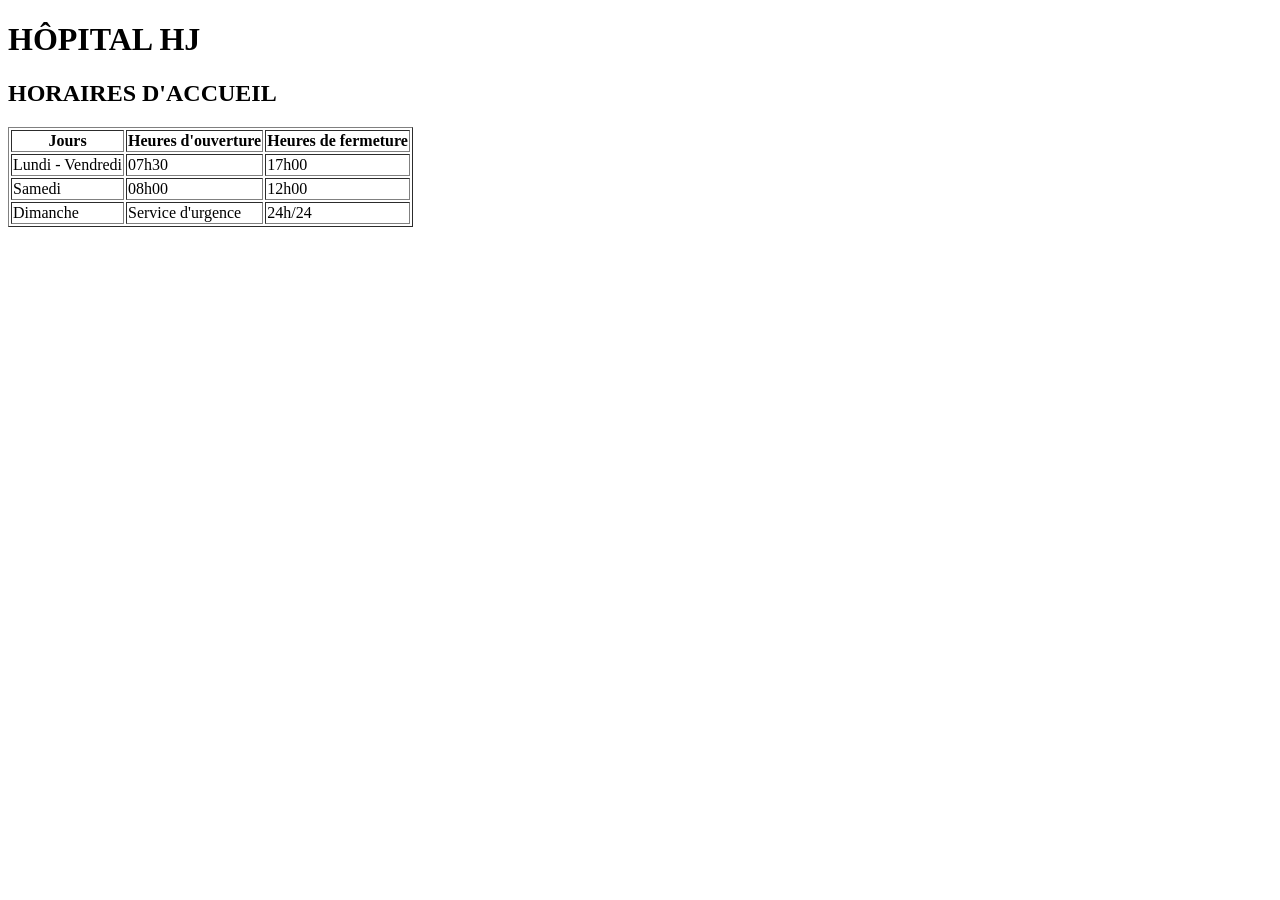
<file: pages/horaires.html>
<!DOCTYPE html>
<html>
<head>
    <meta charset="UTF-8">
    <title>Horaires Hôpital HJ</title>
</head>

<body>

    <h1>HÔPITAL HJ</h1>
    <h2>HORAIRES D'ACCUEIL</h2>

    <table border="1">
        <tr>
            <th>Jours</th>
            <th>Heures d'ouverture</th>
            <th>Heures de fermeture</th>
        </tr>

        <tr>
            <td>Lundi - Vendredi</td>
            <td>07h30</td>
            <td>17h00</td>
        </tr>

        <tr>
            <td>Samedi</td>
            <td>08h00</td>
            <td>12h00</td>
        </tr>

        <tr>
            <td>Dimanche</td>
            <td>Service d'urgence</td>
            <td>24h/24</td>
        </tr>
    </table>

</body>
</html>
</file>
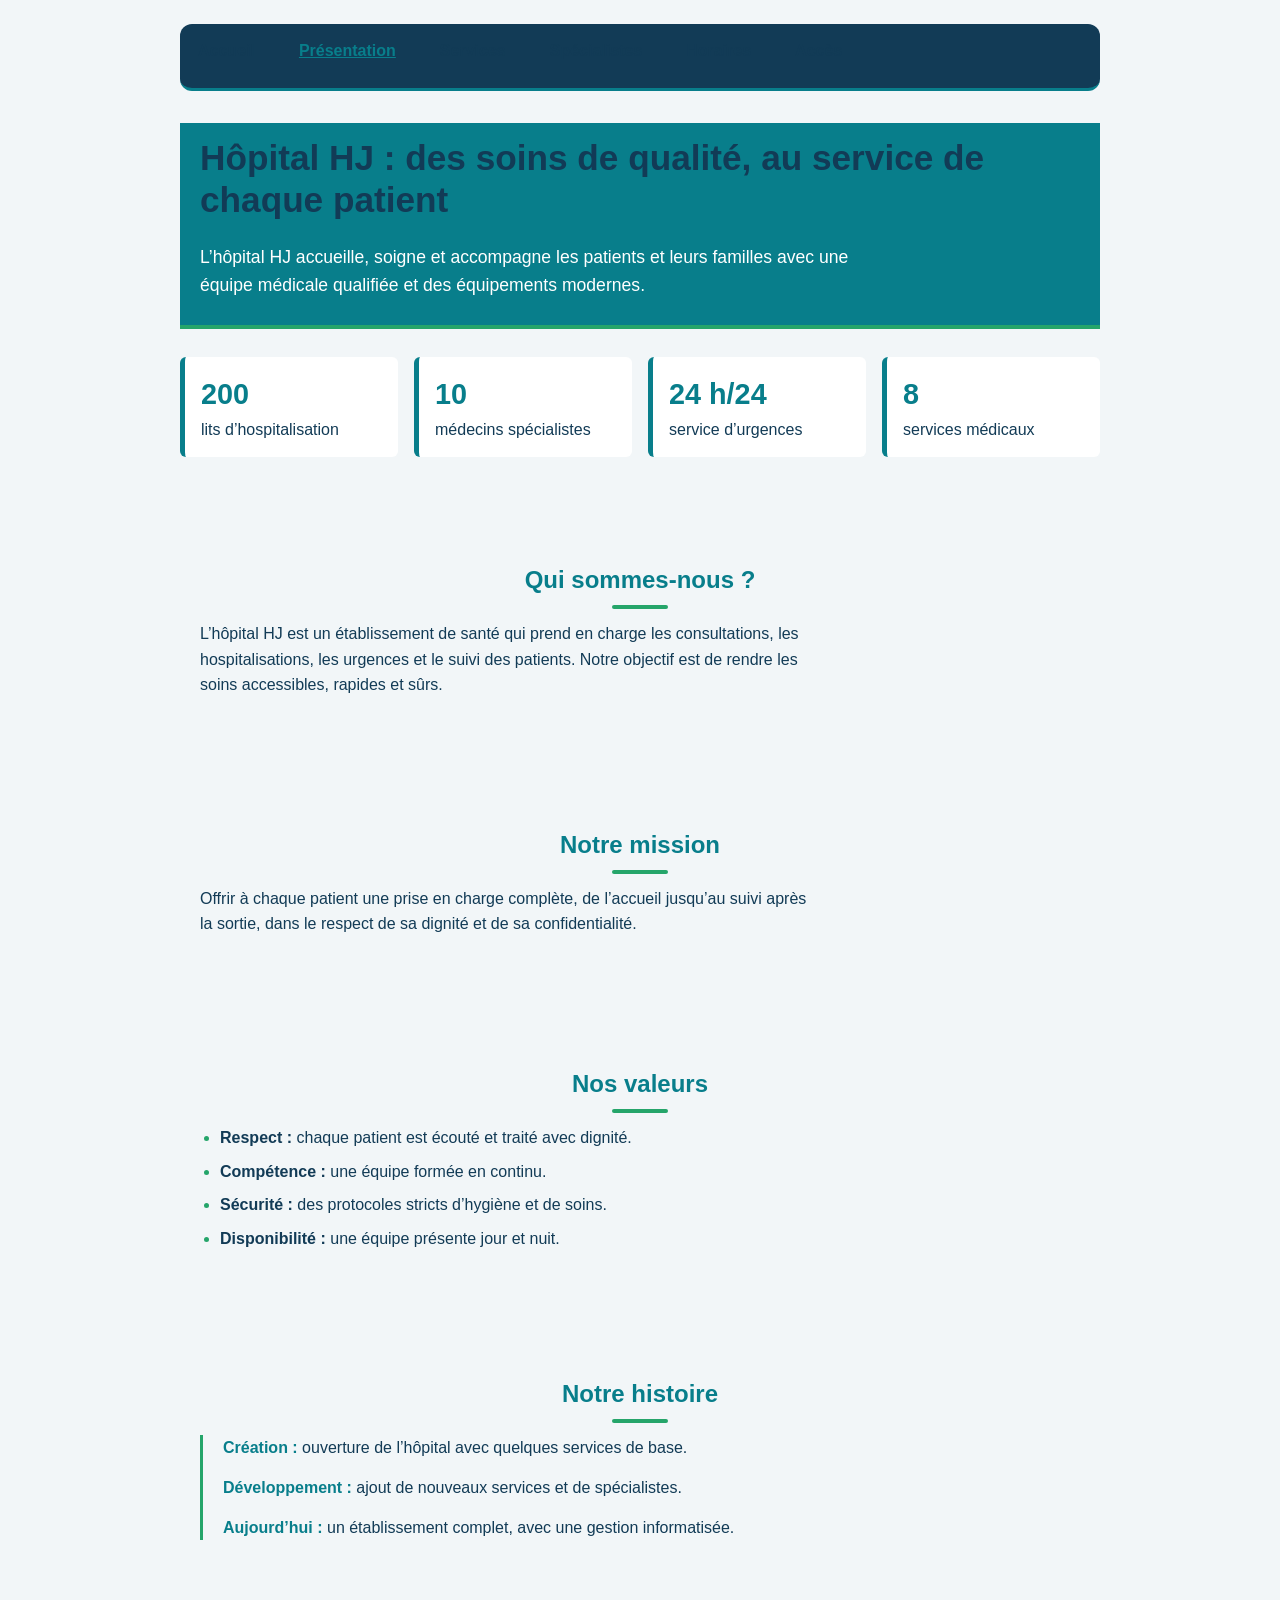
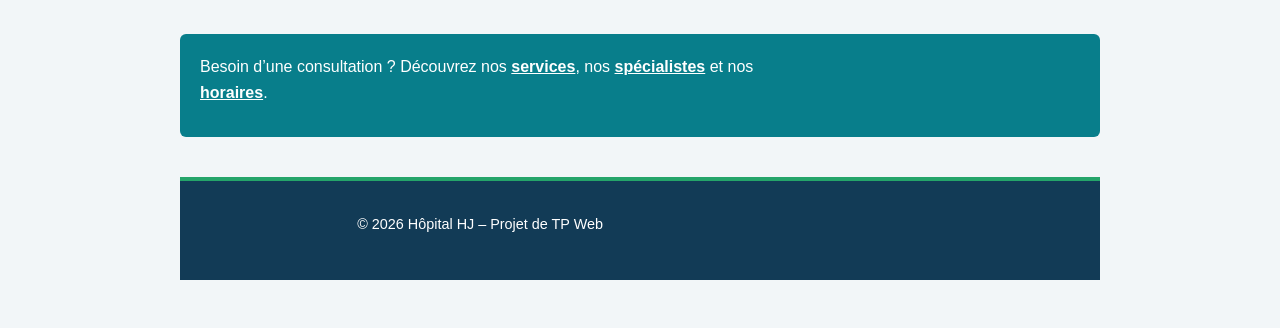
<file: pages/presentation.html>
<!DOCTYPE html>
<html lang="fr">
<head>
  <meta charset="UTF-8">
  <meta name="viewport" content="width=device-width, initial-scale=1.0">
  <title>Présentation – Hôpital HJ</title>

  <!-- Feuille de style commune à toute l'équipe -->
  <link rel="stylesheet" href="../assets/css/style.css">

  <!-- Styles propres à cette page (évite les conflits Git dans style.css) -->
  <style>
    /* Identité visuelle officielle – Hôpital HJ */
    :root {
      --hj-turquoise: #087E8B;   /* couleur principale */
      --hj-bleu: #123B56;        /* couleur secondaire */
      --hj-gris: #F2F6F8;        /* arrière-plan */
      --hj-vert: #25A56A;        /* succès et accents */
    }

    body { background: var(--hj-gris); margin: 0; }

    .pres {
      max-width: 960px;
      margin: 0 auto;
      padding: 24px 20px 48px;
      font-family: "Segoe UI", Roboto, Arial, sans-serif;
      color: var(--hj-bleu);
      line-height: 1.6;
    }

    .pres nav {
      display: flex;
      flex-wrap: wrap;
      gap: 8px 20px;
      padding-bottom: 16px;
      border-bottom: 3px solid var(--hj-turquoise);
      margin-bottom: 32px;
    }
    .pres nav a { color: var(--hj-bleu); text-decoration: none; font-weight: 600; }
    .pres nav a:hover { color: var(--hj-turquoise); text-decoration: underline; }
    .pres nav a[aria-current="page"] { color: var(--hj-turquoise); text-decoration: underline; }

    .pres h1 { font-size: 2.2rem; line-height: 1.2; margin: 0 0 12px; color: var(--hj-bleu); }
    .pres h2 { font-size: 1.5rem; margin: 40px 0 12px; color: var(--hj-turquoise); }
    .pres p  { max-width: 70ch; margin: 0 0 12px; }

    .pres .intro { font-size: 1.1rem; }

    .pres .chiffres {
      display: grid;
      grid-template-columns: repeat(auto-fit, minmax(160px, 1fr));
      gap: 16px;
      margin: 28px 0;
      padding: 0;
      list-style: none;
    }
    .pres .chiffres li {
      background: #fff;
      border-left: 5px solid var(--hj-turquoise);
      border-radius: 6px;
      padding: 14px 16px;
    }
    .pres .chiffres strong { display: block; font-size: 1.8rem; color: var(--hj-turquoise); }

    .pres .valeurs { padding-left: 20px; }
    .pres .valeurs li { margin-bottom: 8px; }
    .pres .valeurs li::marker { color: var(--hj-vert); }

    .pres .historique { border-left: 3px solid var(--hj-vert); padding-left: 20px; margin: 0; list-style: none; }
    .pres .historique li { margin-bottom: 14px; }
    .pres .historique strong { color: var(--hj-turquoise); }

    .pres .appel {
      margin-top: 40px;
      padding: 20px;
      border-radius: 6px;
      background: var(--hj-turquoise);
      color: #fff;
    }
    .pres .appel a { color: #fff; font-weight: 600; }

    .pres footer { margin-top: 40px; font-size: 0.9rem; }

    .pres a:focus-visible { outline: 3px solid var(--hj-vert); outline-offset: 2px; }
  </style>
</head>

<body>
  <div class="pres">

    <!-- Navigation (à harmoniser avec celle des autres pages) -->
    <nav aria-label="Navigation principale">
      <a href="../index.html">Accueil</a>
      <a href="presentation.html" aria-current="page">Présentation</a>
      <a href="services.html">Services</a>
      <a href="specialistes.html">Spécialistes</a>
      <a href="horaires.html">Horaires</a>
      <a href="acces.html">Accès</a>
    </nav>

    <header>
      <h1>Hôpital HJ : des soins de qualité, au service de chaque patient</h1>
      <p class="intro">
        L’hôpital HJ accueille, soigne et accompagne les patients et leurs familles
        avec une équipe médicale qualifiée et des équipements modernes.
      </p>
    </header>

    <main>
      <!-- Chiffres clés (remplacer par les vrais chiffres du projet) -->
      <ul class="chiffres" aria-label="Chiffres clés">
        <li><strong>200</strong> lits d’hospitalisation</li>
        <li><strong>10</strong> médecins spécialistes</li>
        <li><strong>24 h/24</strong> service d’urgences</li>
        <li><strong>8</strong> services médicaux</li>
      </ul>

      <section id="qui-sommes-nous">
        <h2>Qui sommes-nous ?</h2>
        <p>
          L’hôpital HJ est un établissement de santé qui prend en charge les
          consultations, les hospitalisations, les urgences et le suivi des patients.
          Notre objectif est de rendre les soins accessibles, rapides et sûrs.
        </p>
      </section>

      <section id="mission">
        <h2>Notre mission</h2>
        <p>
          Offrir à chaque patient une prise en charge complète, de l’accueil jusqu’au
          suivi après la sortie, dans le respect de sa dignité et de sa confidentialité.
        </p>
      </section>

      <section id="valeurs">
        <h2>Nos valeurs</h2>
        <ul class="valeurs">
          <li><strong>Respect :</strong> chaque patient est écouté et traité avec dignité.</li>
          <li><strong>Compétence :</strong> une équipe formée en continu.</li>
          <li><strong>Sécurité :</strong> des protocoles stricts d’hygiène et de soins.</li>
          <li><strong>Disponibilité :</strong> une équipe présente jour et nuit.</li>
        </ul>
      </section>

      <section id="historique">
        <h2>Notre histoire</h2>
        <ul class="historique">
          <li><strong>Création :</strong> ouverture de l’hôpital avec quelques services de base.</li>
          <li><strong>Développement :</strong> ajout de nouveaux services et de spécialistes.</li>
          <li><strong>Aujourd’hui :</strong> un établissement complet, avec une gestion informatisée.</li>
        </ul>
      </section>

      <section class="appel">
        <p>
          Besoin d’une consultation ?
          Découvrez nos <a href="services.html">services</a>,
          nos <a href="specialistes.html">spécialistes</a>
          et nos <a href="horaires.html">horaires</a>.
        </p>
      </section>
    </main>

    <footer>
      <p>© 2026 Hôpital HJ – Projet de TP Web</p>
    </footer>

  </div>
</body>
</html>
</file>
<file: assets/css/style.css>
/* =====================================================
   HÔPITAL HJ : assets/css/style.css
   Style commun à toutes les pages
   ===================================================== */

/* Palette officielle
   #087E8B turquoise : en-tête, titres de cartes, boutons, tableaux
   #123B56 bleu      : textes, menu, pied de page
   #F2F6F8 gris      : arrière-plan
   #25A56A vert      : accents, page active, succès */
:root{--ombre:0 8px 24px rgba(18,59,86,.10)}

/* 2. Base */
*{box-sizing:border-box;margin:0;padding:0}
body{font-family:system-ui,-apple-system,"Segoe UI",Roboto,Arial,sans-serif;background:#F2F6F8;color:#123B56;line-height:1.6}
img{max-width:100%;height:auto}
h1,h2,h3,h4{color:#123B56;line-height:1.25;margin-bottom:12px}
h1{font-size:clamp(1.9rem,6vw,3rem)}
h2{font-size:1.6rem;text-align:center}
h2::after{content:"";display:block;width:56px;height:4px;border-radius:4px;background:#25A56A;margin:10px auto 0}
h3{color:#087E8B}
p{margin-bottom:12px}
a{color:#087E8B}
ul,ol{padding-left:20px}

/* 3. En-tête et menu */
header{background:#123B56;color:#FFFFFF;padding:14px 20px;display:flex;flex-wrap:wrap;align-items:center;justify-content:space-between;gap:10px;border-bottom:4px solid #087E8B}
header h1,header h2,header p,header a,header span,header button{color:#FFFFFF}
header h1,header h2{font-size:1.3rem;margin:0;text-align:left}
header h2::after{display:none}
header a{text-decoration:none;font-weight:600}
header img{max-height:48px}
header button{background:transparent;border:0;font-size:1.6rem;cursor:pointer}
.menu-toggle span,.burger span,.hamburger span{background:#FFFFFF}
nav ul{list-style:none;padding:0;display:flex;flex-wrap:wrap;gap:4px}
nav a{display:block;padding:8px 12px;border-radius:999px}
header a:hover,nav a.active{background:#087E8B;color:#FFFFFF}

/* 4. Contenu */
section{padding:40px 20px;max-width:1040px;margin:0 auto}
main > h1,main > h2,main > h3,main > p,main > ul,main > table,main > form{max-width:1000px;margin-left:auto;margin-right:auto;padding-left:20px;padding-right:20px}

/* Bannière d'accueil (class="hero") */
.hero{max-width:none;background:#087E8B;color:#FFFFFF;text-align:center;padding:56px 20px}
.hero h1,.hero h2,.hero h3,.hero p,.hero span{color:#FFFFFF}
.hero h2::after{display:none}
.hero img{margin:24px auto 0;border-radius:16px}

/* 5. Cartes */
.grid{display:grid;gap:16px;grid-template-columns:repeat(auto-fit,minmax(240px,1fr))}
article,.card{background:#FFFFFF;border-radius:16px;padding:24px;box-shadow:var(--ombre);border-top:4px solid #087E8B;margin-bottom:16px}
.grid > article,.grid > .card{margin:0}
article img,.card img{border-radius:10px;margin-bottom:12px}

/* 6. Boutons */
.btn,button[type="submit"],input[type="submit"]{display:inline-block;width:auto;background:#087E8B;color:#FFFFFF;border:2px solid #087E8B;border-radius:999px;padding:12px 24px;margin:4px;font:inherit;font-weight:700;text-decoration:none;cursor:pointer}
.btn:hover,button[type="submit"]:hover,input[type="submit"]:hover{background:#123B56;border-color:#123B56;color:#FFFFFF}
.hero .btn{background:#FFFFFF;border-color:#FFFFFF;color:#123B56}

/* 7. Tableaux (horaires) */
table{width:100%;border-collapse:collapse;background:#FFFFFF;box-shadow:var(--ombre)}
th{background:#087E8B;color:#FFFFFF}
th,td{padding:12px 14px;text-align:left;border-bottom:1px solid #F2F6F8}

/* 8. Formulaires (contact) */
form{display:block}
label{display:block;font-weight:600;margin-bottom:4px}
input,select,textarea{width:100%;font:inherit;color:#123B56;background:#FFFFFF;padding:12px;margin-bottom:14px;border:1px solid #087E8B;border-radius:10px}
input[type="checkbox"],input[type="radio"]{width:auto;margin-right:6px;accent-color:#087E8B}
.success{background:#FFFFFF;border-left:6px solid #25A56A;padding:12px 16px;border-radius:8px}
:focus-visible{outline:3px solid #25A56A;outline-offset:2px}

/* 9. Pied de page */
footer{background:#123B56;color:#FFFFFF;text-align:center;padding:32px 20px;border-top:4px solid #25A56A}
footer h2,footer h3,footer h4,footer p,footer a,footer li{color:#FFFFFF}
footer h2::after{display:none}
footer ul{list-style:none;padding:0}

/* 10. Couleurs renforcées */
header{background:#087E8B;border-bottom:4px solid #25A56A}
nav{background:#123B56;border-radius:12px;padding:6px;width:100%}
header a:hover,nav a:hover,nav a.active{background:#25A56A;color:#123B56}
section:not(.hero){max-width:none;padding-left:max(20px,calc((100% - 1000px)/2));padding-right:max(20px,calc((100% - 1000px)/2))}
article,.card{border-top:0;padding-top:0;overflow:hidden}
article > h3:first-child,.card > h3:first-child{background:#087E8B;color:#FFFFFF;margin:0 -24px 16px;padding:14px 24px}
article > img:first-child,.card > img:first-child{margin-top:24px}
article > p:first-child,.card > p:first-child{padding-top:24px}
.hero{border-bottom:6px solid #123B56}

/* 11. Menu mobile (compatible Bootstrap) */
nav .navbar-brand,nav .navbar-brand:hover{color:#FFFFFF;background:transparent;opacity:1}
nav .navbar-nav{width:100%;gap:4px}
nav .navbar-nav .nav-link{color:#FFFFFF !important;opacity:1;padding:12px 18px !important;border-radius:999px;font-weight:600}
nav .navbar-nav .nav-link:hover,
nav .navbar-nav .nav-link.active,
nav .navbar-nav .nav-link[aria-current="page"]{background:#25A56A;color:#123B56 !important}
nav .navbar-toggler{color:#FFFFFF !important;border:2px solid #FFFFFF !important;border-radius:10px;opacity:1;padding:6px 12px}
nav .navbar-toggler:focus{box-shadow:0 0 0 3px #25A56A}
nav .navbar-toggler-icon{filter:brightness(0) invert(1);opacity:1}
</file>
